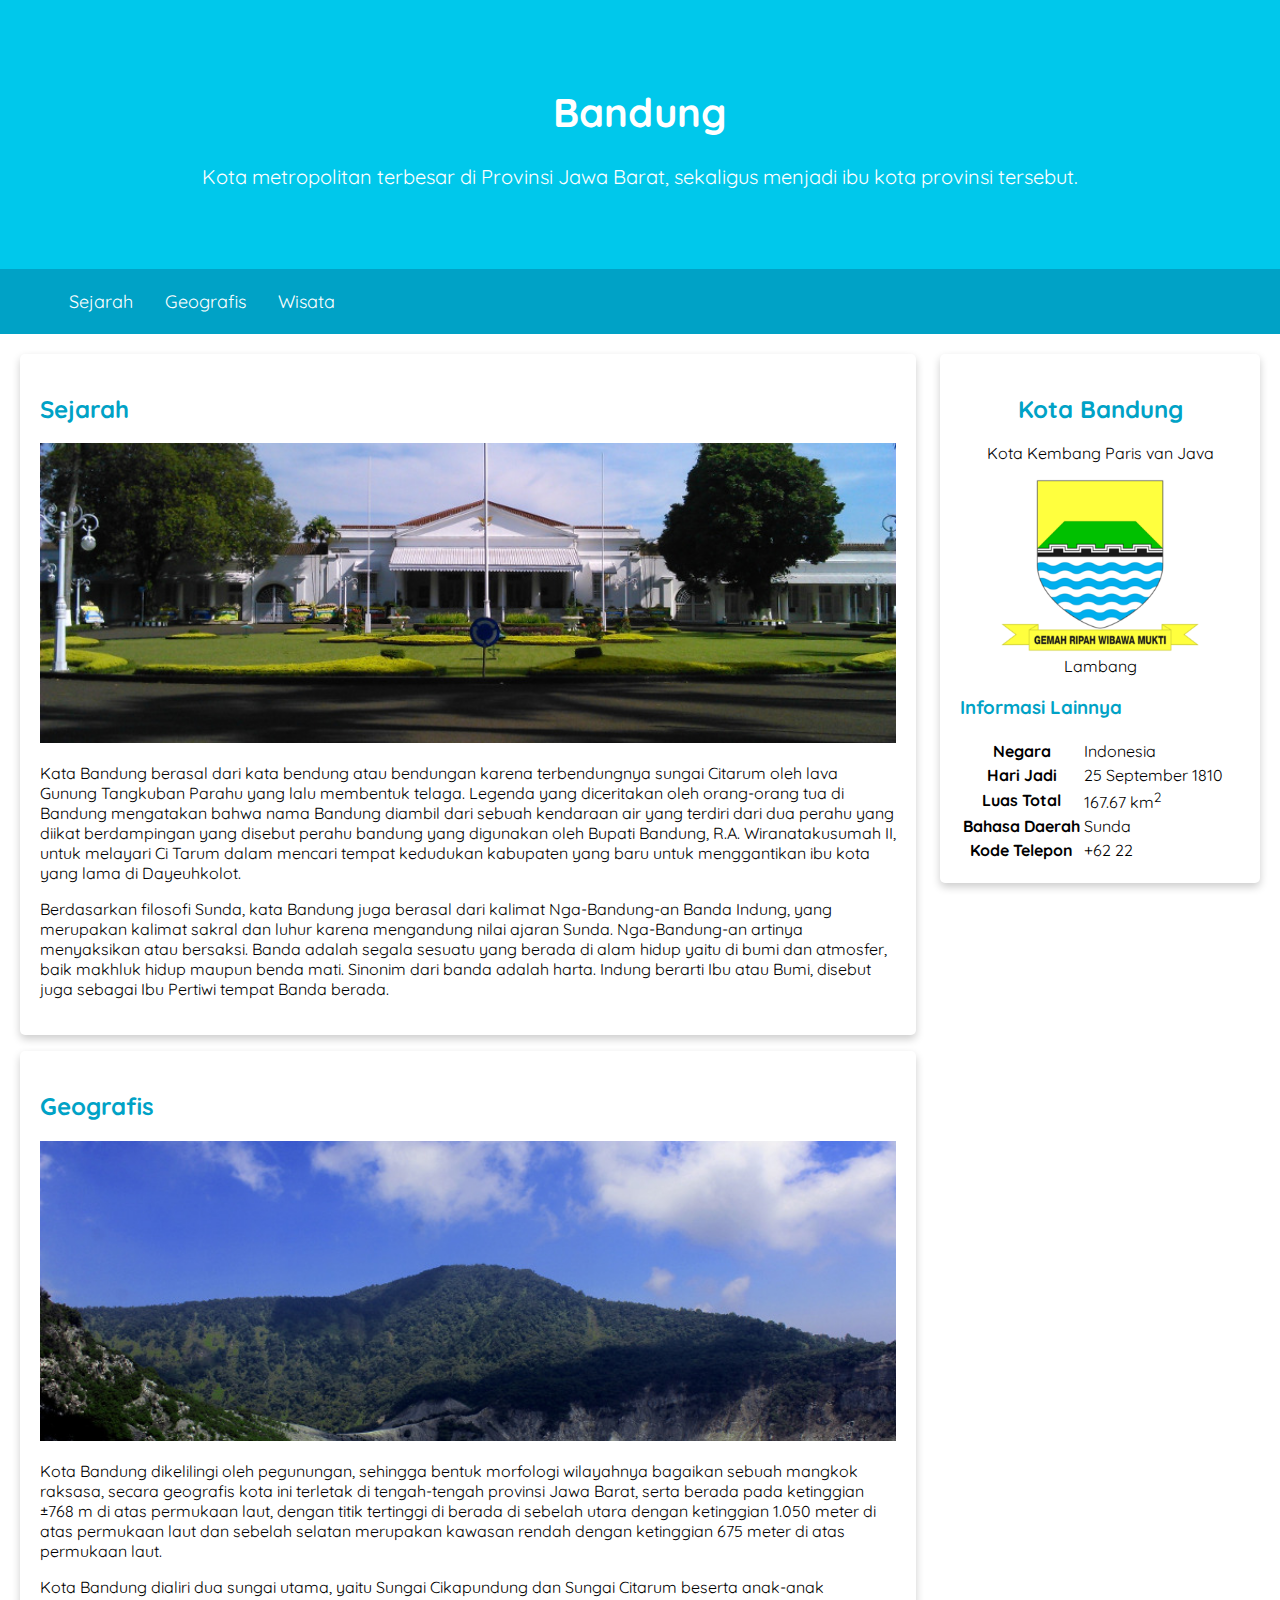
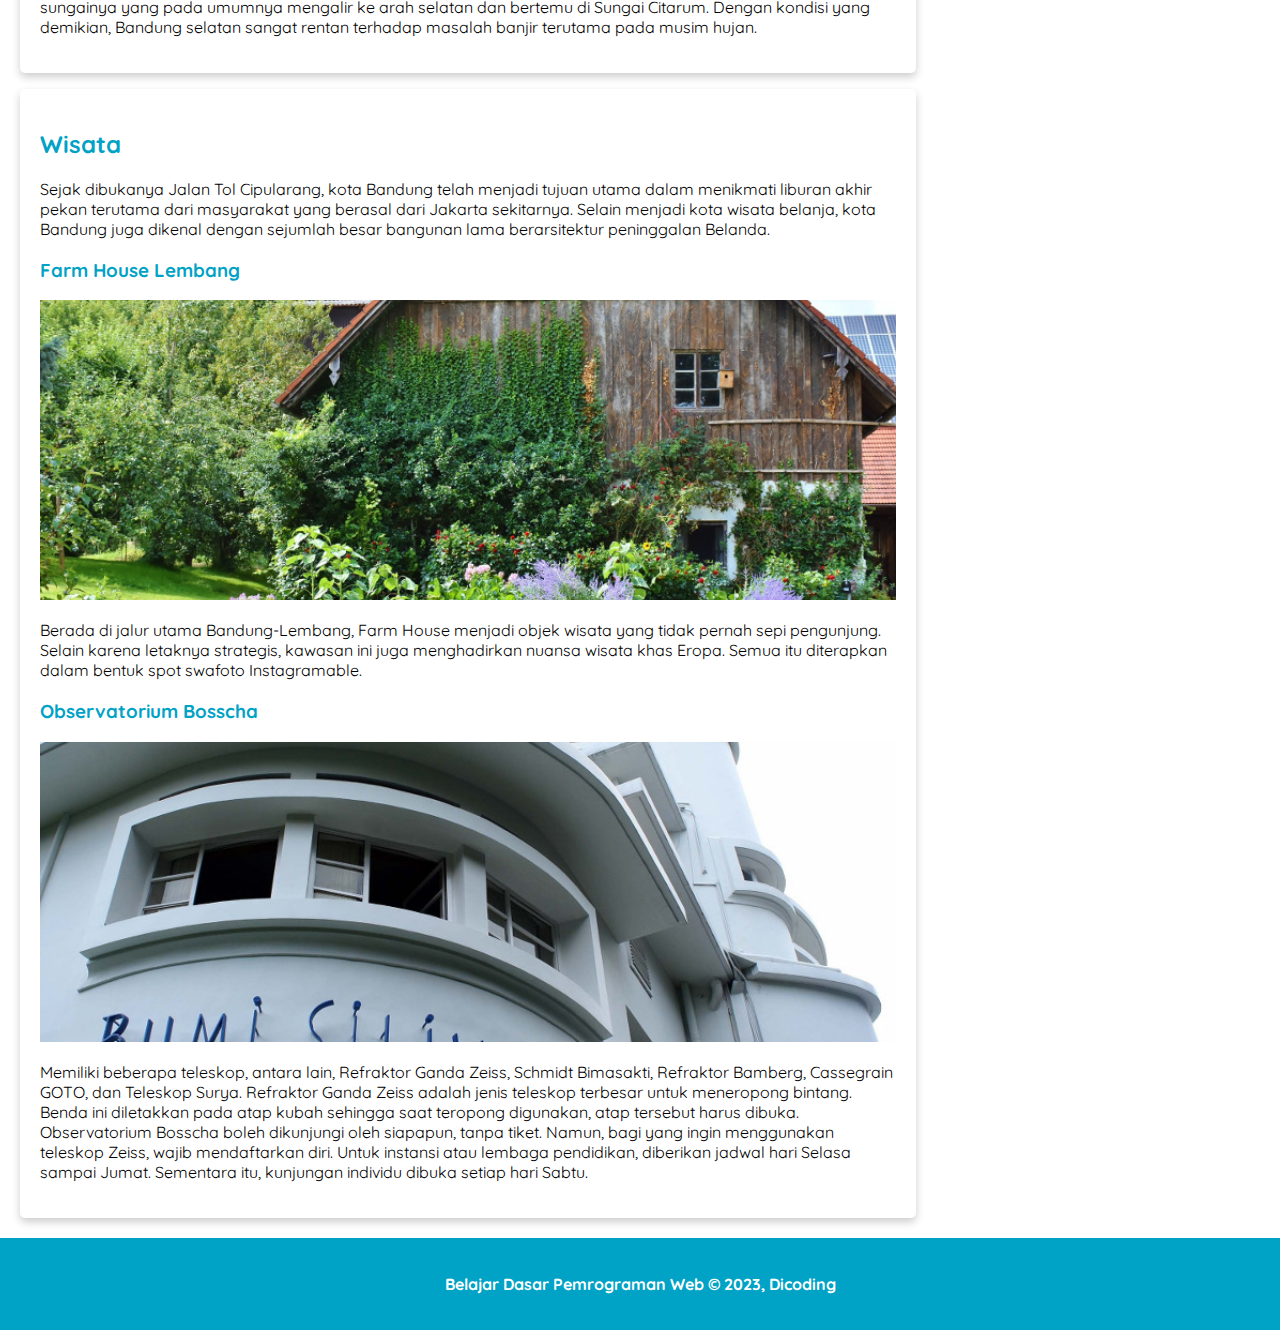
<file: halaman-profil-bandung/index.html>
<!DOCTYPE html>
<html>
  <head>
    <meta charset="utf-8" />
    <meta name="viewport" content="width=device-width, initial-scale=1">
    <title>Halaman Profil Bandung</title>

    <!-- My Own Styles -->
    <link rel="stylesheet" href="styles/style.css">

    <!-- Google Fonts -->
    <link rel="preconnect" href="https://fonts.googleapis.com">
    <link rel="preconnect" href="https://fonts.gstatic.com" crossorigin>
    <link 
      href="https://fonts.googleapis.com/css2?family=Quicksand:wght@400;700&display=swap" 
      rel="stylesheet"
    >
  </head>

  <body>
    <header>
      <div class="jumbotron">
        <h1>Bandung</h1>
        <p>
          Kota metropolitan terbesar di Provinsi Jawa Barat, sekaligus menjadi ibu kota provinsi
          tersebut.
        </p>
      </div>
  
      <nav>
        <ul>
          <li>
            <a href="#sejarah">Sejarah</a>
          </li>
          <li>
            <a href="#geografis">Geografis</a>
          </li>
          <li>
            <a href="#wisata">Wisata</a>
          </li>
        </ul>        
      </nav>
    </header>

    <main>
      <!-- Konten Artikel -->
      <div id="content">
        <article id="sejarah" class="card">
          <h2>Sejarah</h2>
          <img src="assets/image/history.jpg" alt="Sejarah" class="featured-image" />
          <p>
            Kata Bandung berasal dari kata bendung atau bendungan karena terbendungnya sungai Citarum oleh
            lava Gunung Tangkuban Parahu yang lalu membentuk telaga. Legenda yang diceritakan oleh
            orang-orang tua di Bandung mengatakan bahwa nama Bandung diambil dari sebuah kendaraan air
            yang terdiri dari dua perahu yang diikat berdampingan yang disebut perahu bandung yang
            digunakan oleh Bupati Bandung, R.A. Wiranatakusumah II, untuk melayari Ci Tarum dalam mencari
            tempat kedudukan kabupaten yang baru untuk menggantikan ibu kota yang lama di Dayeuhkolot.
          </p>
      
          <p>
            Berdasarkan filosofi Sunda, kata Bandung juga berasal dari kalimat Nga-Bandung-an Banda
            Indung, yang merupakan kalimat sakral dan luhur karena mengandung nilai ajaran Sunda.
            Nga-Bandung-an artinya menyaksikan atau bersaksi. Banda adalah segala sesuatu yang berada di
            alam hidup yaitu di bumi dan atmosfer, baik makhluk hidup maupun benda mati. Sinonim dari
            banda adalah harta. Indung berarti Ibu atau Bumi, disebut juga sebagai Ibu Pertiwi tempat
            Banda berada.
          </p>
        </article>
    
        <article id="geografis" class="card">
          <h2>Geografis</h2>
          <img src="assets/image/geografis.jpg" alt="Geografis" class="featured-image" >
          <p>
            Kota Bandung dikelilingi oleh pegunungan, sehingga bentuk morfologi wilayahnya bagaikan sebuah
            mangkok raksasa, secara geografis kota ini terletak di tengah-tengah provinsi Jawa Barat,
            serta berada pada ketinggian ±768 m di atas permukaan laut, dengan titik tertinggi di berada
            di sebelah utara dengan ketinggian 1.050 meter di atas permukaan laut dan sebelah selatan
            merupakan kawasan rendah dengan ketinggian 675 meter di atas permukaan laut.
          </p>
      
          <p>
            Kota Bandung dialiri dua sungai utama, yaitu Sungai Cikapundung dan Sungai Citarum beserta
            anak-anak sungainya yang pada umumnya mengalir ke arah selatan dan bertemu di Sungai Citarum.
            Dengan kondisi yang demikian, Bandung selatan sangat rentan terhadap masalah banjir terutama
            pada musim hujan.
          </p>
        </article>
    
        <article id="wisata" class="card">
          <h2>Wisata</h2>
          <p>
            Sejak dibukanya Jalan Tol Cipularang, kota Bandung telah menjadi tujuan utama dalam menikmati
            liburan akhir pekan terutama dari masyarakat yang berasal dari Jakarta sekitarnya. Selain
            menjadi kota wisata belanja, kota Bandung juga dikenal dengan sejumlah besar bangunan lama
            berarsitektur peninggalan Belanda.
          </p>
      
          <section>
            <h3>Farm House Lembang</h3>
            <img src="assets/image/farm-house.jpg" alt="Farm House" class="featured-image" >
            <p>
              Berada di jalur utama Bandung-Lembang, Farm House menjadi objek wisata yang tidak
              pernah sepi pengunjung. Selain karena letaknya strategis, kawasan ini juga
              menghadirkan nuansa wisata khas Eropa. Semua itu diterapkan dalam bentuk spot swafoto
              Instagramable.
            </p>
          </section>
      
          <section>
            <h3>Observatorium Bosscha</h3>
            <img src="assets/image/bosscha.jpg" alt="Observatorium Booscha" class="featured-image" >
            <p>
              Memiliki beberapa teleskop, antara lain, Refraktor Ganda Zeiss, Schmidt Bimasakti, Refraktor
              Bamberg, Cassegrain GOTO, dan Teleskop Surya. Refraktor Ganda Zeiss adalah jenis teleskop
              terbesar untuk meneropong bintang. Benda ini diletakkan pada atap kubah sehingga saat teropong
              digunakan, atap tersebut harus dibuka. Observatorium Bosscha boleh dikunjungi oleh siapapun,
              tanpa tiket. Namun, bagi yang ingin menggunakan teleskop Zeiss, wajib mendaftarkan diri. Untuk
              instansi atau lembaga pendidikan, diberikan jadwal hari Selasa sampai Jumat. Sementara itu,
              kunjungan individu dibuka setiap hari Sabtu.
            </p>
          </section>
        </article>
      </div>

      <!-- Konten Samping -->
      <aside>
        <article class="profile card">
          <header>
            <h2>Kota Bandung</h2>
            <p>Kota Kembang Paris van Java</p>
            <figure>
              <img src="assets/image/bandung-badge.png" />
              <figcaption>Lambang</figcaption>
            </figure>
          </header>

          <section>
            <!-- Konten-konten baru -->
            <h3>Informasi Lainnya</h3>

            <table>
              <tr>
                <th>Negara</th>
                <td>Indonesia</td>
              </tr>
              <tr>
                <th>Hari Jadi</th>
                <td>25 September 1810</td>
              </tr>
              <tr>
                <th>Luas Total</th>
                <td>167.67 km<sup>2</sup></td>
              </tr>
              <tr>
                <th>Bahasa Daerah</th>
                <td>Sunda</td>
              </tr>
              <tr>
                <th>Kode Telepon</th>
                <td>+62 22</td>
              </tr>
            </table>
          </section>
        </article>
      </aside>
    </main>

    <footer>
      <p>Belajar Dasar Pemrograman Web &copy; 2023, Dicoding</p>
    </footer>
  </body>
</html>
</file>
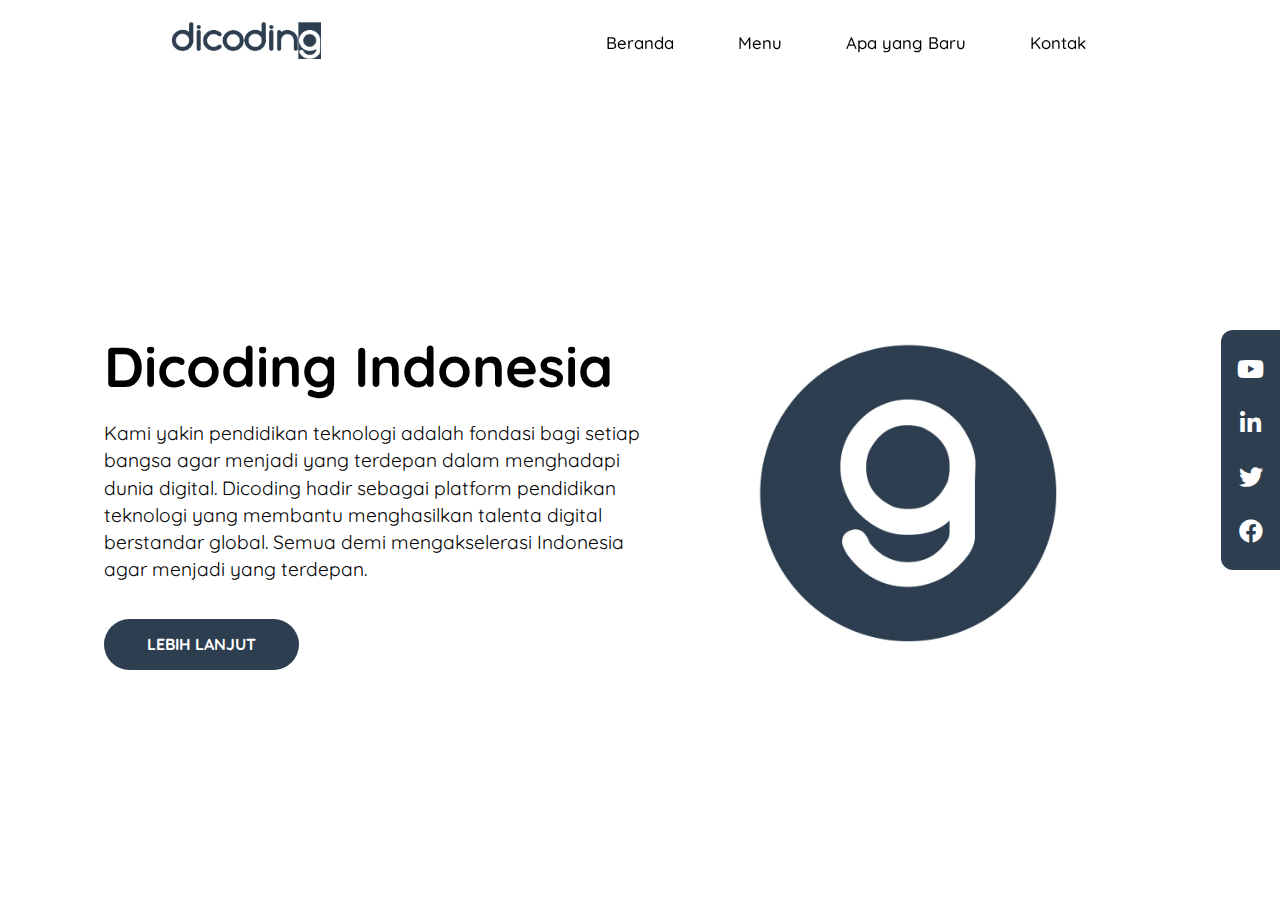
<file: landing-page-dicoding/index.html>
<!DOCTYPE html><html>
  <head>
    <meta charset="utf-8" />
    <meta name="viewport" content="width=device-width, initial-scale=1.0" />
    <title>Landing Page Dicoding</title>
 
    <!-- My Own CSS -->
    <link rel="stylesheet" href="css/app.css" />

    <!-- Fonts -->
    <link rel="preconnect" href="https://fonts.googleapis.com">
    <link rel="preconnect" href="https://fonts.gstatic.com" crossorigin>
    <link 
        href="https://fonts.googleapis.com/css2?family=Quicksand:wght@500;700&display=swap" 
        rel="stylesheet"
    >

    <!-- Font Awesome 5.15.4 -->
    <link
        rel="stylesheet"
        href="https://cdnjs.cloudflare.com/ajax/libs/font-awesome/5.15.4/css/all.min.css"
        integrity="sha512-1ycn6IcaQQ40/MKBW2W4Rhis/DbILU74C1vSrLJxCq57o941Ym01SwNsOMqvEBFlcgUa6xLiPY/NS5R+E6ztJQ=="
        crossorigin="anonymous"
        referrerpolicy="no-referrer"
    >
  </head>
  <body>
    <header class="navbar-container">
        <div class="logo">
          <img src="img/dicoding-header-logo.png" alt="Dicoding Indonesia" />
        </div>
        <nav class="nav-list">
          <ul>
            <li><a href="#">Beranda</a></li>
            <li><a href="#">Menu</a></li>
            <li><a href="#">Apa yang Baru</a></li>
            <li><a href="#">Kontak</a></li>
          </ul>
        </nav>
    </header>

    <main>
        <div class="content">
          <div class="content-description">
            <h1 class="title">Dicoding Indonesia</h1>
            <p>
              Kami yakin pendidikan teknologi adalah fondasi bagi setiap bangsa agar menjadi yang
              terdepan dalam menghadapi dunia digital. Dicoding hadir sebagai platform pendidikan
              teknologi yang membantu menghasilkan talenta digital berstandar global. Semua demi
              mengakselerasi Indonesia agar menjadi yang terdepan.
            </p>
            <button>Lebih lanjut</button>
          </div>
          <div class="content-image">
            <img src="img/circle-g.jpg" alt="Dicoding Indonesia" />
          </div>
        </div>
        <aside>
          <div class="social-media">
            <ul>
              <li>
                <a href="#"><i class="fab fa-youtube"></i></a>
              </li>
              <li>
                <a href="#"><i class="fab fa-linkedin-in"></i></a>
              </li>
              <li>
                <a href="#"><i class="fab fa-twitter"></i></a>
              </li>
              <li>
                <a href="#"><i class="fab fa-facebook"></i></a>
              </li>
            </ul>
          </div>
        </aside>
    </main>
  </body>
</html>
</file>
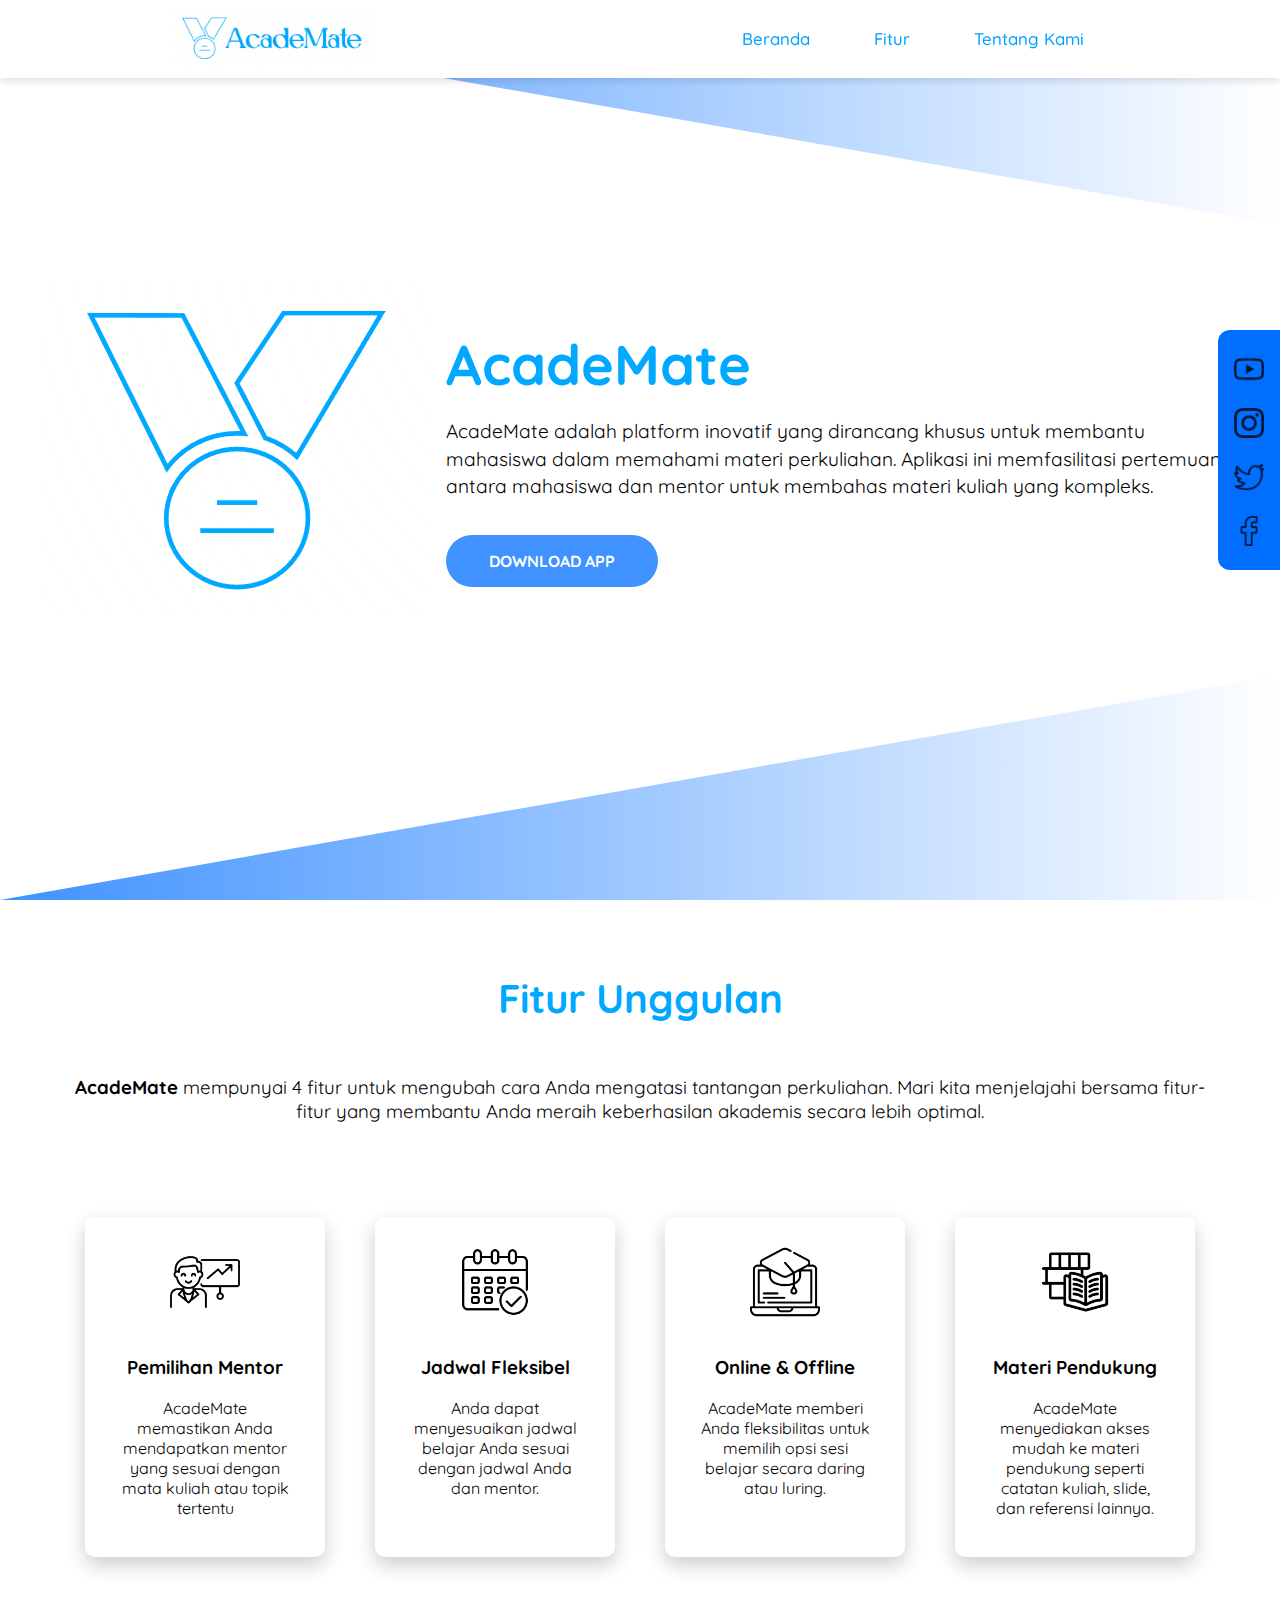
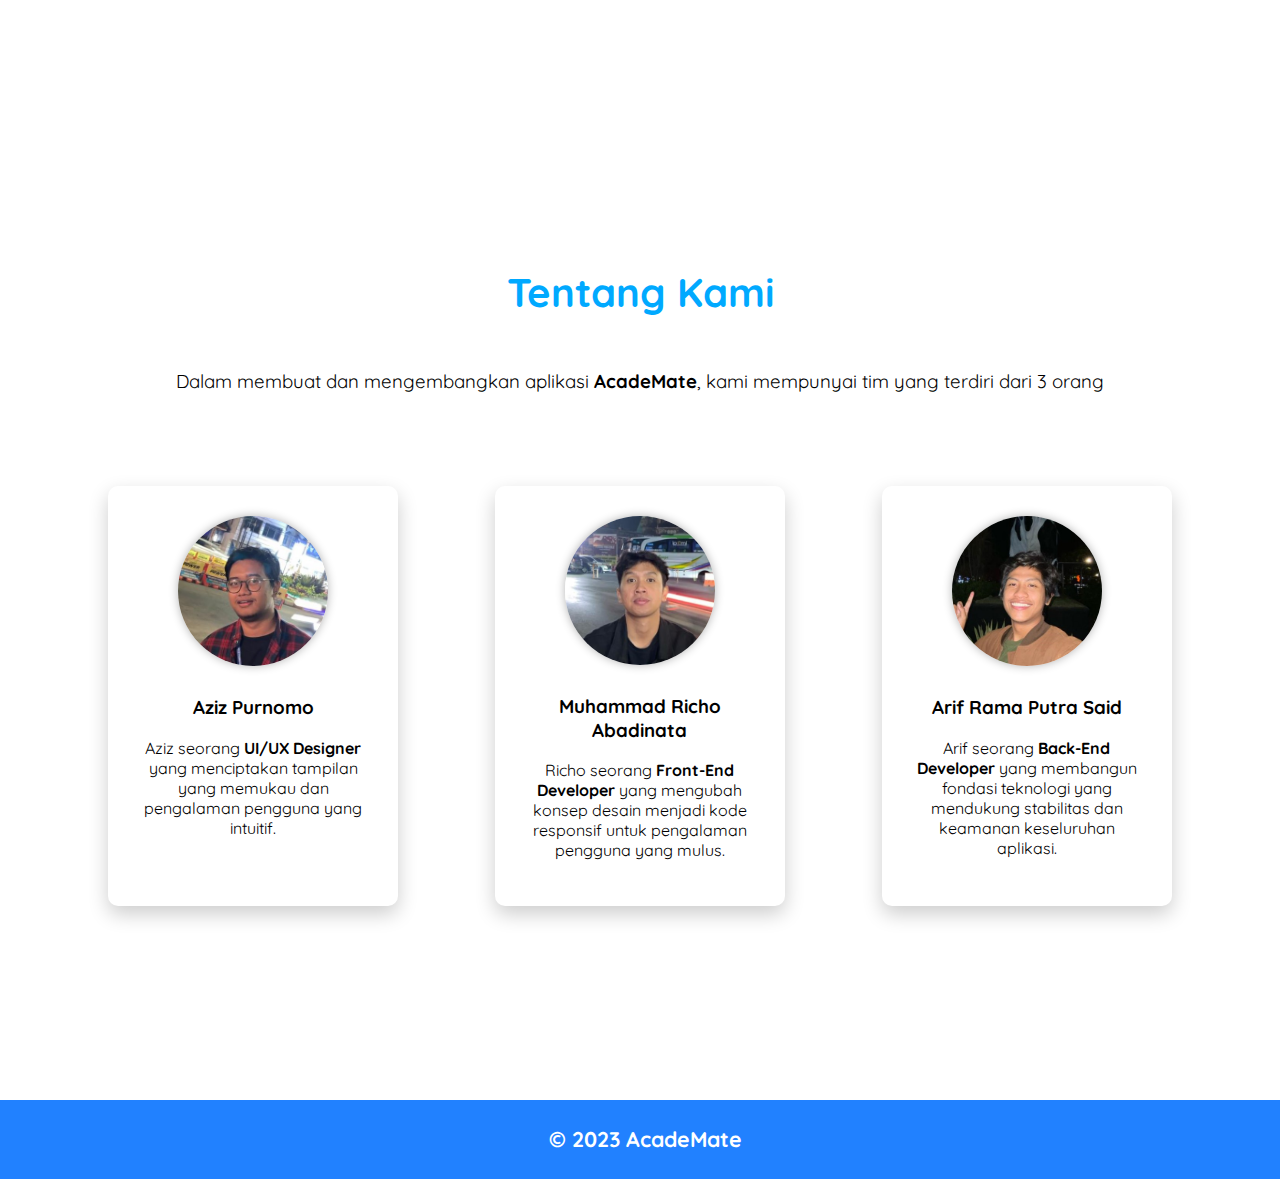
<file: tugas-akhir-web/index.html>
<!DOCTYPE html><html>
    <head>
        <meta charset="utf-8" />
        <meta name="viewport" content="width=device-width, initial-scale=1.0" />
        
        <title>Landing Page AcadeMate</title>
     
        <!-- My Own CSS -->
        <link rel="stylesheet" href="styles/style.css" />
    
        <!-- Fonts -->
        <link rel="preconnect" href="https://fonts.googleapis.com">
        <link rel="preconnect" href="https://fonts.gstatic.com" crossorigin>
        <link 
            href="https://fonts.googleapis.com/css2?family=Quicksand:wght@500;700&display=swap" 
            rel="stylesheet"
        >
    </head>

    <body>
        <header class="navbar-container">
            <div class="logo">
                <img src="img/academate-header-logo.png" alt="AcadeMate" />
            </div>
            <nav class="nav-list">
            <ul>
                <li><a href="#beranda">Beranda</a></li>
                <li><a href="#fitur">Fitur</a></li>
                <li><a href="#tentang-kami">Tentang Kami</a></li>
            </ul>
            </nav>
        </header>

        <main>
            <div class="content">
                <article class="beranda" id="beranda">
                    <div class="content-image">
                        <img src="img/logo.png" alt="AcadeMate">
                    </div>
                    <div class="content-description">
                        <h1 class="title">AcadeMate</h1>
                        <p>
                            AcadeMate adalah platform inovatif yang dirancang khusus untuk membantu mahasiswa
                            dalam memahami materi perkuliahan. Aplikasi ini memfasilitasi pertemuan antara mahasiswa dan
                            mentor untuk membahas materi kuliah yang kompleks.
                        </p>
                        <button>Download App</button>
                    </div>
                </article>
                <article class="fitur" id="fitur">
                    <div class="desc">
                        <h2>Fitur Unggulan</h2>
                        <p class="p-desc">
                            <strong>AcadeMate</strong> mempunyai 4 fitur  untuk mengubah cara Anda mengatasi tantangan perkuliahan. Mari kita menjelajahi bersama fitur-fitur yang membantu Anda meraih keberhasilan akademis secara lebih optimal.
                        </p>
                        <div class="d-flex">
                            <div class="card">
                                <div class="icon-container">
                                    <img src="img/mentor.png" alt="icon-mentor">
                                </div>
                                <div class="text-container">
                                    <h3>Pemilihan Mentor</h3>
                                    <p>AcadeMate memastikan Anda mendapatkan mentor yang sesuai dengan mata kuliah atau topik tertentu</p>
                                </div>
                            </div>
                            <div class="card">
                                <div class="icon-container">
                                    <img src="img/jadwal.png" alt="icon-jadwal">
                                </div>
                                <div class="text-container">
                                    <h3>Jadwal Fleksibel</h3>
                                    <p>Anda dapat menyesuaikan jadwal belajar Anda sesuai dengan jadwal Anda dan mentor.</p>
                                </div>
                            </div>
                            <div class="card">
                                <div class="icon-container">
                                    <img src="img/opsi-belajar.png" alt="icon-opsi">
                                </div>
                                <div class="text-container">
                                    <h3>Online & Offline</h3>
                                    <p>AcadeMate memberi Anda fleksibilitas untuk memilih opsi sesi belajar secara daring atau luring.</p>
                                </div>
                            </div>
                            <div class="card">
                                <div class="icon-container">
                                    <img src="img/materi.png" alt="icon-materi">
                                </div>
                                <div class="text-container">
                                    <h3>Materi Pendukung</h3>
                                    <p>AcadeMate menyediakan akses mudah ke materi pendukung seperti catatan kuliah, slide, dan referensi lainnya.</p>
                                </div>
                            </div>
                        </div>
                    </div>
                </article>
                <article class="tentang-kami" id="tentang-kami">
                    <div class="desc">  
                        <h2>Tentang Kami</h2>
                        <p class="p-desc">
                            Dalam membuat dan mengembangkan aplikasi <strong>AcadeMate</strong>, kami mempunyai tim yang terdiri dari 3 orang
                        </p>
                        <div class="d-flex">
                            <div class="profile-card">
                                <div class="circle-frame">
                                    <img src="img/aziz.jpg" alt="profile-richo">
                                </div>
                                <div class="text-container">
                                    <h3>Aziz Purnomo</h3>
                                    <p>
                                        Aziz seorang <strong>UI/UX Designer</strong> yang menciptakan tampilan yang memukau dan pengalaman pengguna yang intuitif.
                                    </p>
                                </div>
                            </div>
                            <div class="profile-card">
                                <div class="circle-frame">
                                    <img src="img/richo.jpg" alt="profile-richo">
                                </div>
                                <div class="text-container">
                                    <h3>Muhammad Richo Abadinata</h3>
                                    <p>
                                        Richo seorang <strong>Front-End Developer</strong> yang mengubah konsep desain menjadi kode responsif untuk pengalaman pengguna yang mulus.
                                    </p>
                                </div>
                            </div>
                            <div class="profile-card">
                                <div class="circle-frame">
                                    <img src="img/arif.jpg" alt="profile-richo">
                                </div>
                                <div class="text-container">
                                    <h3>Arif Rama Putra Said</h3>
                                    <p>
                                        Arif seorang <strong>Back-End Developer</strong> yang membangun fondasi teknologi yang mendukung stabilitas dan keamanan keseluruhan aplikasi.
                                    </p>
                            </div>
                        </div>
                    </div>
                </article>
            </div>

            <aside>
                <div class="social-media">
                    <ul>
                        <li>
                            <a href="#">
                                <img src="img/youtube-icon.png" alt="YouTube">
                            </a>
                            <a href=""></a>
                        </li>
                        <li>
                            <a href="#">
                                <img src="img/instagram-icon.png" alt="Instagram">
                            </a>
                        </li>
                        <li>
                            <a href="#">
                                <img src="img/twitter-icon.png" alt="Twitter">
                            </a>
                        </li>
                        <li>
                            <a href="#">
                                <img src="img/facebook-icon.png" alt="Facebook">
                            </a>
                        </li>
                    </ul>
                </div>
            </aside>
        </main>

        <footer>
            <p>&copy; 2023 AcadeMate</p>
        </footer>

        <!-- JavaScript -->
        <script>
            document.addEventListener("DOMContentLoaded", function() {
                const navLinks = document.querySelectorAll('.nav-list a');
    
                navLinks.forEach(function(link) {
                    link.addEventListener('click', function(e) {
                        e.preventDefault();
    
                        const targetId = this.getAttribute('href').substring(1);
                        const targetElement = document.getElementById(targetId);
    
                        if (targetElement) {
                            window.scrollTo({
                                top: targetElement.offsetTop - document.querySelector('.navbar-container').offsetHeight,
                                behavior: 'smooth'
                            });
                        }
                    });
                });
            });
        </script>
    </body>
</html>
</file>
<file: halaman-profil-bandung/styles/style.css>
* {
    box-sizing: border-box;
}

body{
    font-family: 'Quicksand', sans-serif;

    margin: 0;
    padding: 0;
}

h2, h3 {
    color: #00a2c6;
}

footer {
    padding: 20px;
    color: white;
    background-color: #00a2c6;
    text-align: center;
    font-weight: bold;
}

nav a {
    font-size: 18px;
    font-weight: 400;
    text-decoration: none;

    color: white;
}

nav a:hover {
    font-weight: bold;
}

.profile header {
    text-align: center;
}

.featured-image {
    width: 100%;
    max-height: 300px;
    object-fit: cover;
    object-position: center;
}

.profile img {
    width: 200px;
}

.card {
    box-shadow: 0 4px 8px 0 rgba(0, 0, 0, 0.2);
    border-radius: 5px;

    padding: 20px;
}

.jumbotron {
    font-size: 20px;
    padding: 60px;
    background-color: #00c8eb;
    text-align: center;
    color: white;
}

nav ul {
    padding-inline: 4rem;
    display: flex;

    gap: 2rem;
}

nav li {
    list-style-type: none;
}

nav {
    background-color: #00a2c6;
    padding: 5px;

    position: sticky;
    top: 0;
}

main {
    padding: 20px;

    display: flex;
    gap: 1.5rem;
}

#content {
    flex: 5;

    display: flex;
    flex-flow: column nowrap;
    gap: 1rem 2rem;
}

aside {
    flex: 1;
}

header {
    display: inline;
}

/* Perangkat dengan lebar layar 1200px dan di bawahnya */
@media screen and (max-width: 1200px) {
    main {
        flex-flow: column nowrap;
    }

    main aside {
        align-self: center;
    }
}

/* Perangkat dengan lebar layar 768px dan di bawahnya */
@media screen and (max-width: 768px) {
    nav ul {
        justify-content: center;
    }
     
    main aside {
        align-self: stretch;
    }
}
</file>
<file: landing-page-dicoding/css/app.css>
*,
*::before,
*::after {
  box-sizing: border-box;
}

body {
    font-family: 'Quicksand', sans-serif;
    
    height: 100vh;
    margin: 0;
    
    display: flex;
    flex-direction: column;
}

header.navbar-container {
    width: 100%;
    max-width: 1200px;
    padding-block: 1rem;
    margin-inline: auto;
   
    display: flex;
    justify-content: space-around;
    align-items: center;
   
    z-index: 9999;
}
   
header.navbar-container .logo img {
    width: 150px;
}

header.navbar-container .nav-list ul {
    padding-left: 0;

    display: flex;
    justify-content: center;
    gap: 2rem 1rem;
}

header.navbar-container .nav-list li {
    list-style-type: none;
}

header.navbar-container .nav-list li a {
    padding: 0.5rem 1.5rem;
    border-radius: 999px;

    text-decoration: none;
    font-size: 1.05rem;
    font-weight: 500;
    color: black;
    
    transition: all 0.2s ease-in-out;
}

header.navbar-container .nav-list li:hover a {
    background-color: #425c77;
    color: white;
}

main {
    flex: 1;

    width: 100%;  max-width: 1200px;
    margin-inline: auto;
    padding: 2rem 4rem;
    
    display: flex;  align-items: center;
}

main .content {
    flex: 1;
    
    display: flex;
    align-items: center;
}

main .content .content-description {
    flex: 1 1;
}
  
main .content .content-description .title {
    margin-block: 1rem;

    font-size: 3.5rem;
}

main .content .content-description p {
    font-size: 1.2rem;
    line-height: 1.7rem;
}

main .content .content-description button {
    padding: 0.8rem 2.5rem;
    border: 3px solid transparent;
    border-radius: 999px;
    margin-block-start: 1rem;
    
    background-color: #2d3e50;
    
    font-family: 'Quicksand', sans-serif;
    text-transform: uppercase;
    font-size: 1rem;
    font-weight: 700;
    color: white;
    
    cursor: pointer;
    transition: all 0.15s ease-in;
}

main .content .content-description button:hover {
    border: 3px solid #2d3e50;
    background-color: transparent;
    
    color: #2d3e50;
}

main .content .content-image {
    flex: 1;
    
    display: flex;
}

main .content .content-image img {
    width: 300px;
    min-width: 250px;
    margin: auto;
}

main aside {
    position: fixed;
    inset-block: 0;
    inset-inline-end: 0;
}

main aside .social-media {
    height: 100%;
    display: flex;
}

main aside .social-media ul {
    padding: 1.5rem 1rem;
    border-top-left-radius: 12px;
    border-bottom-left-radius: 12px;
    margin: auto;
    background-color: #2d3e50;
    
    display: flex;  flex-flow: column nowrap;
    align-items: center;
    justify-content: center;
    gap: 1.5rem;
}

main aside .social-media li {
    list-style-type: none;
}

main aside .social-media li a {
    text-decoration: none;
    font-size: 1.5rem;
    color: white;
    
    transition: all 0.1s ease-in-out;
}


main aside .social-media li a:hover {
    color: #89b0d9;
}

/* Medium devices (768px dan di bawahnya) */
@media screen and (max-width: 768px) {
    header.navbar-container {
        flex-direction: column;
    }

    header.navbar-container .nav-list ul {
        flex-wrap: wrap;
        column-gap: 0.5rem;
    }

    main {
        padding: 1rem 3rem;
    }

    main .content {
        flex-direction: column;
        gap: 2rem;
    }

    main .content .content-description .title {
        font-size: 3rem;
    }
    
    main .content .content-description p {
        font-size: 1rem;
    }

    main .content .content-image {
        order: -1;
    }
}
</file>
<file: tugas-akhir-web/styles/style.css>
body {
    font-family: 'Quicksand', sans-serif;
    
    height: 100vh;
    margin: 0;
    
    display: flex;
    flex-direction: column;
}

header.navbar-container {
    width: 100%;
    padding-block: 0.5rem;
    margin-inline: auto;
   
    display: flex;
    justify-content: space-around;
    align-items: center;
   
    z-index: 9999;
    
    background-color: white;
    box-shadow: 0 4px 6px rgba(0, 0, 0, 0.1);

    position: fixed;
    top: 0;
}
   
header.navbar-container .logo img {
    width: 200px;
}

header.navbar-container .nav-list ul {
    padding-left: 0;

    display: flex;
    justify-content: center;
    gap: 2rem 1rem;
}

header.navbar-container .nav-list li {
    list-style-type: none;
}

header.navbar-container .nav-list li a {
    padding: 0.5rem 1.5rem;
    border-radius: 999px;

    text-decoration: none;
    font-size: 1.05rem;
    font-weight: 500;
    color: #00a2ff;
    
    transition: all 0.2s ease-in-out;
}

header.navbar-container .nav-list li:hover a {
    background-color: #006eff;
    color: white;
}

footer {
    width: 100%;
    padding: 5px;
    color: white;
    background-color: #006effde;
    text-align: center;
    font-weight: bold;
    font-size: 16pt;
}

main {
    flex: 1;

    width: 100%;  max-width: 1200px;
    margin-inline: auto;
    
    display: flex;  align-items: center;
}

.beranda{
    display: flex;
    justify-content: space-around;
    align-items: center;

    height: 100vh;
}

.beranda::before,
.beranda::after {
    content: '';
    position: absolute;
    width: 100%;
    height: 100%;
    background: linear-gradient(to right, #006effc0, transparent);
    z-index: -1;
}

.beranda::before {
    clip-path: polygon(0% 100%, 100% 75%, 100% 100%);
}

.beranda::after {
    clip-path: polygon(0% 0%, 100% 25%, 100% 0%);
}

.fitur{
    height: 100vh;
    display: flex;
    align-items: flex-start;
}

.desc {
    width: 100%;
    padding: 40px 20px 150px 20px;

    display: flex;
    flex-direction: column;

    justify-content: center;
    align-items: center;
}

.desc h2 {
    color: #00A9FF;
    font-size: 2.5em;
    font-weight: bold;
}

.desc p {
    text-align: center;
}

.desc .p-desc {
    font-size: 14pt;
}

.d-flex {
    width: 100%;
    display: flex;

    padding-top: 75px;
    padding-bottom: 50px;

    margin-inline: auto;
    justify-content: space-around;
}

.card {
    width: 200px;
    height: 300px;
    
    box-shadow: 0 8px 20px 0 rgba(0, 0, 0, 0.2);
    border-radius: 10px;
    padding: 20px;

    display: flex;
    flex-direction: column;
    justify-content: flex-start;
    align-items: center;

    transition: transform 0.3s ease-in-out, box-shadow 0.3s ease-in-out;
}

.card:hover {
    transform: scale(1.1);
    box-shadow: 0 12px 20px rgba(0, 37, 204, 0.411);
}

h3 {
    text-align: center;
}

.icon-container {
    flex-shrink: 0;
    width: 70px;
    height: 70px;
    padding: 10px;

    display: flex;
    justify-content: center;
    align-items: center;
}

.icon-container img {
    width: 100%;
    height: auto;
}

.text-container {
    flex-grow: 1;
    padding: 10px;
}

.tentang-kami {
    height: 100vh;
    display: flex;
    align-items: center;
}

.profile-card {
    width: 250px;
    height: 380px;
    
    box-shadow: 0 8px 20px 0 rgba(0, 0, 0, 0.2);
    border-radius: 10px;
    padding: 20px;

    display: flex;
    flex-direction: column;
    justify-content: flex-start;
    align-items: center;

    transition: transform 0.2s ease-in-out, box-shadow 0.3s ease-in-out;
}

.profile-card:hover {
    transform: scale(1.05);
    box-shadow: 0 12px 20px rgba(0, 37, 204, 0.411);
}

.circle-frame {
    width: 150px;
    height: 150px;
    margin-top: 10px;
    border-radius: 50%;
    overflow: hidden;
    box-shadow: 0 0 10px rgba(0, 0, 0, 0.3);
}

.circle-frame img {
    width: 100%;
    height: 100%;
    object-fit: cover;
    transform: scale(1.5);
    border-radius: 50%;
}

main .content .beranda .content-description {
    flex: 1 1;
    padding: 10px;
}
  
main .content .content-description .title {
    margin-block: 1rem;

    color: #00A9FF;
    font-size: 3.5rem;
}

main .content .content-description p {
    font-size: 1.2rem;
    line-height: 1.7rem;
}

main .content .content-description button {
    padding: 0.8rem 2.5rem;
    border: 3px solid transparent;
    border-radius: 999px;
    margin-block-start: 1rem;
    
    background-color: #006effc0;
    
    font-family: 'Quicksand', sans-serif;
    text-transform: uppercase;
    font-size: 1rem;
    font-weight: 700;
    color: white;
    
    cursor: pointer;
    transition: all 0.15s ease-in;
}

main .content .content-description button:hover {
    border: 3px solid #00A9FF;
    background-color: transparent;
    
    color: #00A9FF;
}

main aside {
    position: fixed;
    inset-block: 0;
    inset-inline-end: 0;

    transition: transform 0.3s ease-in-out
}

main aside:hover {
    transform: scale(1.2);
}

main aside .social-media {
    height: 100%;
    display: flex;
}

main aside .social-media ul {
    padding: 1.5rem 1rem;
    border-top-left-radius: 12px;
    border-bottom-left-radius: 12px;
    margin: auto;
    background-color: #006eff;
    
    display: flex;  flex-flow: column nowrap;
    align-items: center;
    justify-content: center;
    gap: 1.5rem;
}

main aside .social-media li {
    list-style-type: none;

    transition: transform 0.3s ease-in-out
}

main aside .social-media li:hover {
    transform: scale(1.15);
}

main aside .social-media li a {
    text-decoration: none;
    font-size: 1.5rem;
    color: white;
}

main aside .social-media li img {
    width: 30px;
    opacity: 80%;
    height: auto;
    display: block;
    margin: auto;
}

/* Medium devices (768px dan di bawahnya) */
@media screen and (max-width: 768px) {
    header.navbar-container {
        flex-direction: column;
    }

    header.navbar-container .nav-list ul {
        flex-wrap: wrap;
        column-gap: 0.5rem;
    }

}
</file>
